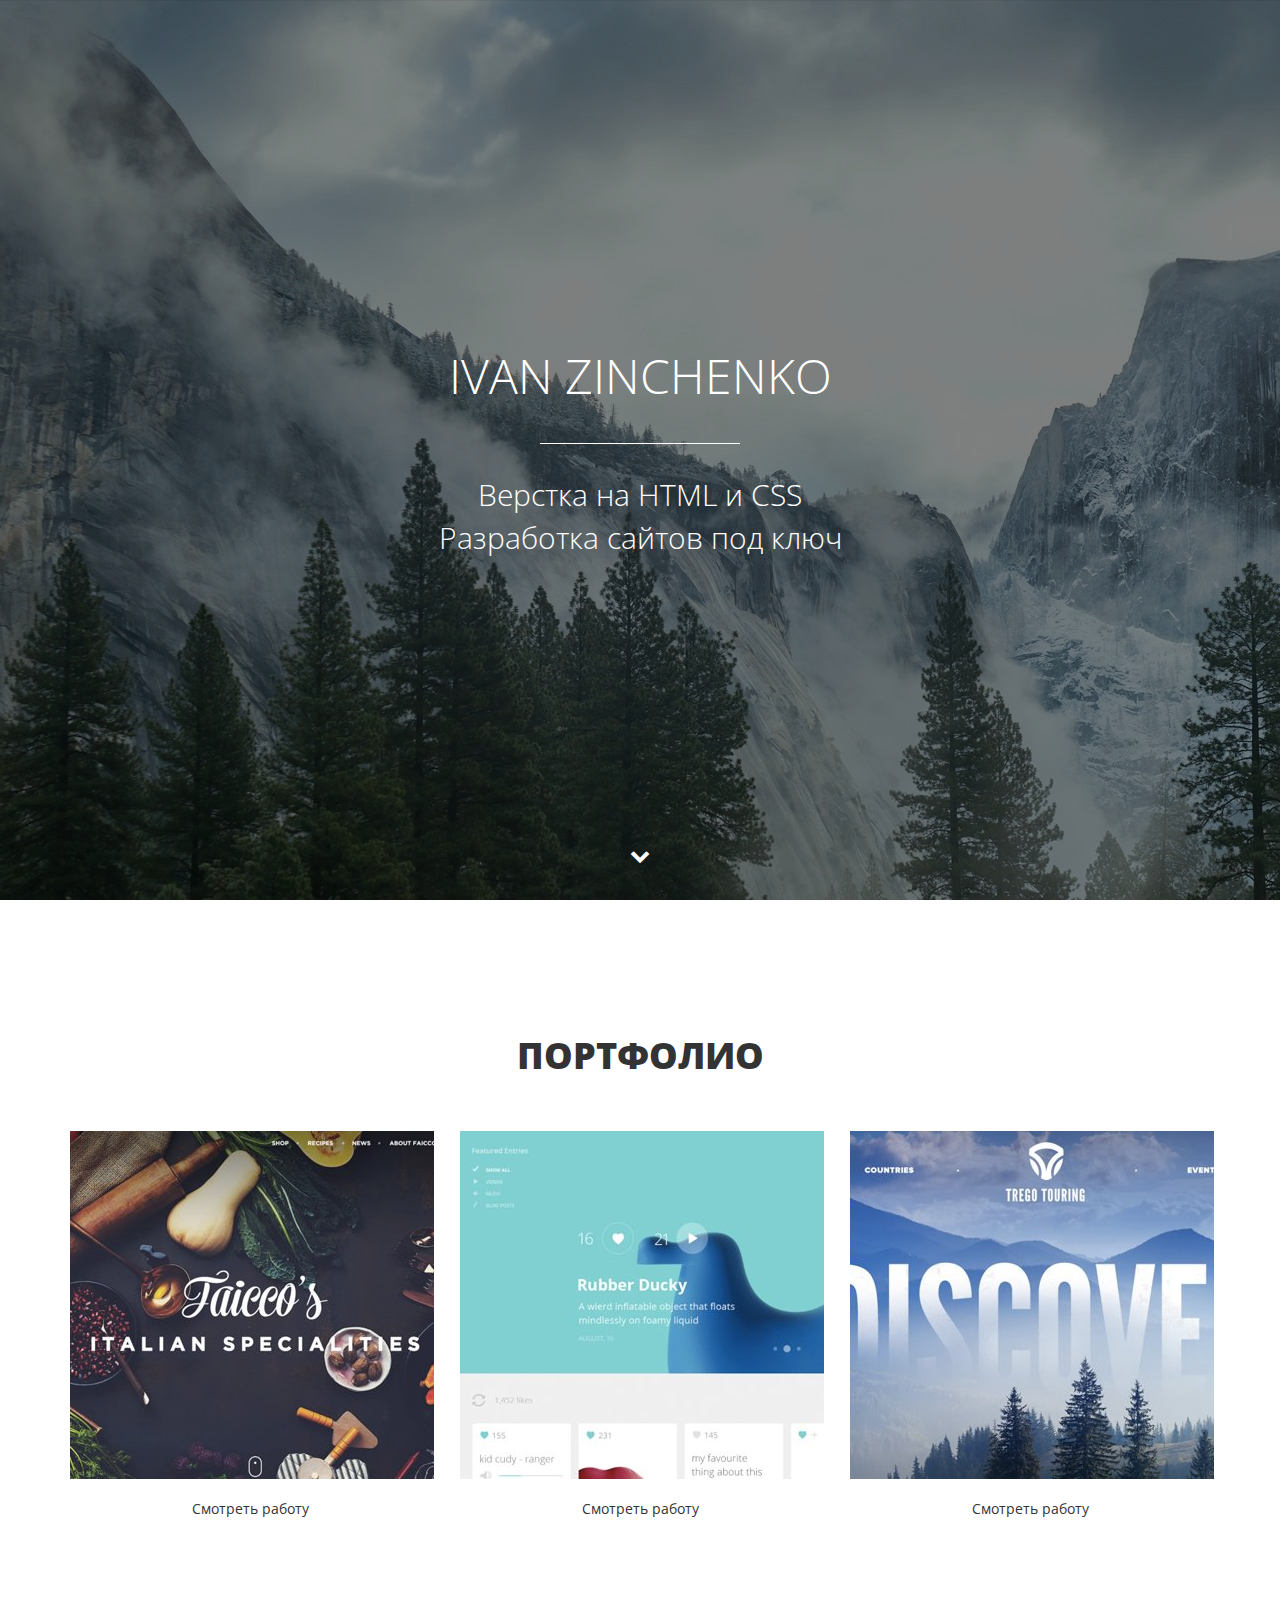
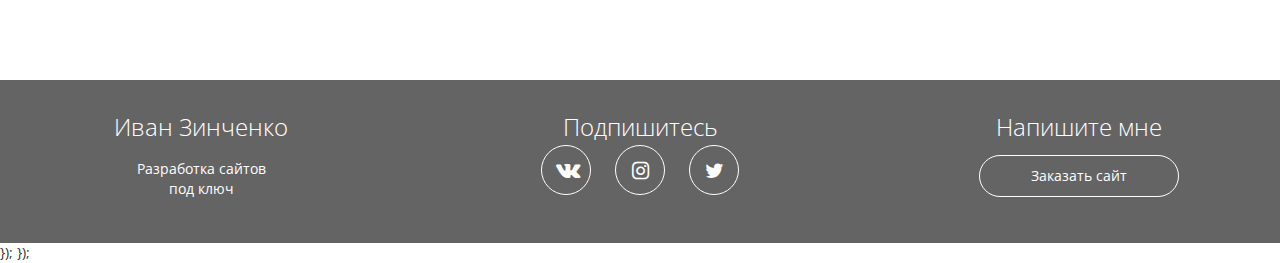
<file: index.html>
<!DOCTYPE html>
<html lang="ru">
  <head>
    <meta charset="utf-8">
    <meta http-equiv="X-UA-Compatible" content="IE=edge">
    <meta name="viewport" content="width=device-width, initial-scale=1">
    <meta property="og:url" content="">
    <meta property="og:type" content="website">
    <meta property="og:title" content="Ivan - верстка сайтов на HTML и CSS">
    <meta property="og:image" content="">
    <meta property="og:description" content="Закажите разработку сайта без посредников от 5 990 рублей">
    <meta property="og:site_name" content="Портфолио верстальщика">
    <meta property="article:author" content="Ivan">
    <title>Ivan - Портфолио</title>
    <link href="https://fonts.googleapis.com/css?family=Open+Sans:400,700&amp;subset=cyrillic" rel="stylesheet">
    <link href="css/bootstrap.min.css" rel="stylesheet">
    <link rel="stylesheet" href="css/fontello.css">
    <link rel="stylesheet" href="css/fontello-embedded.css">
    <link href="css/style.css" rel="stylesheet">
    <link rel="shortcut icon" type="image/x-icon" href="favicon.ico">
    
    <!--[if lt IE 9]>
      <script src="https://oss.maxcdn.com/html5shiv/3.7.3/html5shiv.min.js"></script>
      <script src="https://oss.maxcdn.com/respond/1.4.2/respond.min.js"></script>
    <![endif]-->
  </head>
  <body>
    <div class ="main">
      <div class="main-overlay"></div>
    <div class="wrapper">
    <div class ="main-header">
  <h1>Ivan Zinchenko</h1>
	<div class="main-line"></div>
  <p>Верстка на HTML и CSS<br> Разработка сайтов под ключ</i> </p>
</div>
<a class="main-down" href="#portfolio"><i class="icon-down"></i></a>



</div>
</div>

<div class="portfolio" id="portfolio">
<div class="container">
  <h2 class="section-header">Портфолио</h2>
<div class="row">
  <div class="col-md-4">
    <div class="portfolio-block">
      <img src="img/portfolio/1.jpg" alt="Работа №1">
      <a data-toggle="modal" data-work='work-1' href="#work">Смотреть работу</a>
    </div>
  </div>
  <div class="col-md-4">
    <div class="portfolio-block">
      <img src="img/portfolio/2.jpg" alt="Работа №2">
    <a data-toggle="modal" data-work='work-2' href="#work">Смотреть работу</a>
    </div>
  </div>
  <div class="col-md-4">
    <div class="portfolio-block">
      <img src="img/portfolio/3.jpg" alt="Работа №3">
     <a data-toggle="modal" data-work='work-3' href="#work">Смотреть работу</a>
     </div>
    </div>    
    </div>
   </div>
  </div>


<div class="footer"> 
<div class="container">
  <div class="row">
  <div class="col-md-3">
    <strong>Иван Зинченко</strong>
    <p>Разработка сайтов <br> под ключ</p>
  </div>
  <div class="col-md-6">
    <strong>Подпишитесь</strong>
    <div class="social-links">
      <a href="#"><i class="icon-vk"></i></a>
      <a href="#"><i class="icon-instagram"></i></a>
      <a href="#"><i class="icon-twitter"></i></a>
    </div>
  </div>
  
  <div class="col-md-3">
    <strong>Напишите мне</strong>
    <a href="#" class="offer-btn">Заказать сайт</a></div>
      </div>
        </div>
          </div>


          <!--всплываеющее окно-->
<!-- Button trigger modal -->


<div class="modal fade" id="work" role="dialog">
  <div class="modal-dialog" role="document">
    <div class="modal-content">
      <div class="modal-header">
        <button type="button" class="close" data-dismiss="modal" aria-label="Close"> <span aria-hidden="true">&times;</span></button>
        <h4 class="modal-title">Описание проeкта</h4>
      </div>
      <div class="modal-body">
      
      </div>
     
    </div>
  </div>
</div>

    <!-- jQuery (necessary for Bootstrap's JavaScript plugins) -->
    <script src="https://ajax.googleapis.com/ajax/libs/jquery/1.12.4/jquery.min.js"></script>
    <script src="js/bootstrap.min.js"></script>

<script>
  $(function() {
    var link = $('a[data-toggle="modal"]');
    link.on('click', function(event)  {
      var work = $(this).attr('data-work');
      var modal = $('.modal');
      modal.find('.modal-body').load(work+'.html');

    });
   });
  </script>
<script>

$(document).ready(function(){

  $(".slowly").on("click", function (event) {
    //отменяем стандартную обработку нажатия по ссылке
    event.preventDefault();
    //забираем идентификатор бока с атрибута href
    var id  = $(this).attr('href'),
    //узнаем высоту от начала страницы до блока на который ссылается якорь
      top = $(id).offset().top;
    //анимируем переход на расстояние - top за 800 мс
    $('body,html').animate({scrollTop: top}, 800);

  </script>
  });
});
  </body>
</html>
</file>
<file: css/fontello.css>
@font-face {
  font-family: 'fontello';
  src: url('../font/fontello.eot?36012254');
  src: url('../font/fontello.eot?36012254#iefix') format('embedded-opentype'),
       url('../font/fontello.woff2?36012254') format('woff2'),
       url('../font/fontello.woff?36012254') format('woff'),
       url('../font/fontello.ttf?36012254') format('truetype'),
       url('../font/fontello.svg?36012254#fontello') format('svg');
  font-weight: normal;
  font-style: normal;
}
/* Chrome hack: SVG is rendered more smooth in Windozze. 100% magic, uncomment if you need it. */
/* Note, that will break hinting! In other OS-es font will be not as sharp as it could be */
/*
@media screen and (-webkit-min-device-pixel-ratio:0) {
  @font-face {
    font-family: 'fontello';
    src: url('../font/fontello.svg?36012254#fontello') format('svg');
  }
}
*/
 
 [class^="icon-"]:before, [class*=" icon-"]:before {
  font-family: "fontello";
  font-style: normal;
  font-weight: normal;
  speak: none;
 
  display: inline-block;
  text-decoration: inherit;
  width: 1em;
  margin-right: .2em;
  text-align: center;
  /* opacity: .8; */
 
  /* For safety - reset parent styles, that can break glyph codes*/
  font-variant: normal;
  text-transform: none;
 
  /* fix buttons height, for twitter bootstrap */
  line-height: 1em;
 
  /* Animation center compensation - margins should be symmetric */
  /* remove if not needed */
  margin-left: .2em;
 
  /* you can be more comfortable with increased icons size */
  /* font-size: 120%; */
 
  /* Font smoothing. That was taken from TWBS */
  -webkit-font-smoothing: antialiased;
  -moz-osx-font-smoothing: grayscale;
 
  /* Uncomment for 3D effect */
  /* text-shadow: 1px 1px 1px rgba(127, 127, 127, 0.3); */
}
 
.icon-down:before { content: '\e800'; } /* '' */
.icon-vk:before { content: '\e801'; } /* '' */
.icon-twitter:before { content: '\f099'; } /* '' */
.icon-instagram:before { content: '\f16d'; } /* '' */
</file>
<file: css/fontello-embedded.css>
@font-face {
  font-family: 'fontello';
  src: url('../font/fontello.eot?84424330');
  src: url('../font/fontello.eot?84424330#iefix') format('embedded-opentype'),
       url('../font/fontello.svg?84424330#fontello') format('svg');
  font-weight: normal;
  font-style: normal;
}
@font-face {
  font-family: 'fontello';
  src: url('[data-uri]') format('woff'),
       url('[data-uri]') format('truetype');
}
/* Chrome hack: SVG is rendered more smooth in Windozze. 100% magic, uncomment if you need it. */
/* Note, that will break hinting! In other OS-es font will be not as sharp as it could be */
/*
@media screen and (-webkit-min-device-pixel-ratio:0) {
  @font-face {
    font-family: 'fontello';
    src: url('../font/fontello.svg?84424330#fontello') format('svg');
  }
}
*/
 
 [class^="icon-"]:before, [class*=" icon-"]:before {
  font-family: "fontello";
  font-style: normal;
  font-weight: normal;
  speak: none;
 
  display: inline-block;
  text-decoration: inherit;
  width: 1em;
  margin-right: .2em;
  text-align: center;
  /* opacity: .8; */
 
  /* For safety - reset parent styles, that can break glyph codes*/
  font-variant: normal;
  text-transform: none;
     
  /* fix buttons height, for twitter bootstrap */
  line-height: 1em;
 
  /* Animation center compensation - margins should be symmetric */
  /* remove if not needed */
  margin-left: .2em;
 
  /* you can be more comfortable with increased icons size */
  /* font-size: 120%; */
 
  /* Uncomment for 3D effect */
  /* text-shadow: 1px 1px 1px rgba(127, 127, 127, 0.3); */
}
.icon-down:before { content: '\e800'; } /* '' */
.icon-vk:before { content: '\e801'; } /* '' */
.icon-twitter:before { content: '\f099'; } /* '' */
.icon-instagram:before { content: '\f16d'; } /* '' */
</file>
<file: css/style.css>
body{
font-family: 'Open Sans' , sans-serif;

}
html{
font-size: 10px;

}

.wrapper{
display: table-cell;
 vertical-align: middle;
}

a:active, a:visited, a:focus{
text-decoration:none; 	
outline:none;

}


.main{
	position: relative;
display:table;
width: 100%;
text-align: center;
background-color: #000;
color: #fff;
height: 100vh;
background: #000 url(../img/main-bg.jpg) 0 0 no-repeat;
}
.main-overlay{
position: absolute;
width: 100%;
height: 100%;
background-color: rgba(0,0,0,0.5);
z-index: 1;

}
.main h1{
margin bottom: :1.4rem;
font-weight: 300;
text-transform: uppercase;
font-size: 4.8rem;

}

.main p{
font-size: 3rem;
font-weight: 300;



}



.main-header{
position: relative;
z-index: 2;

}

.main-line{
width: 200px;
height: 1px;
background-color: #fff;
margin: 0 auto;
}

.main-down {
position: absolute;
color: #fff;
z-index: 4;
bottom: 2rem;
display: inline-block;
font-size: 2rem;
width: 50px;
left:50%;
margin-left: -25px;
height: 50px;
border-radius: 50px;
border: 1px solid transparent;
line-height: 50px;
transition: 0.2s;

}
.main-down:hover{
color: #fff;
border-color: #fff;

}

.portfolio{
padding: 10rem 0px;
text-align: center;
}
 		
.section-header{
	text-transform: uppercase;
	font-weight: 800;
	font-size: 3.6rem;
	text-align:center;
	margin-bottom: 5rem;
}
.portflio img {
width: 100%;
max-width: : 360px;
box-shadow: 0px 4px 29px 0px rgba(87,92,0.54);

}

.portfolio a{
display: inline-block;
margin: 2rem auto 6rem;
color: #333;
width: 18rem;
border-bottom: 1px solid transparent;
}

.portfolio a:hover {
text-decoration: none;
border-bottom: 1px dotted #333;
}


.footer {
background-color:#646464;
color: #fff;
text-align: center;
padding: 3rem 0;

}

.footer strong{
font-weight: 300;
font-size: 2.4rem;


}

.social-links a{
width: 5rem;
height: 5rem;
line-height: 5rem;
display: inline-block;
color: #fff;	
border: solid 1px #fff;
border-radius: 50%; 
margin-left: 1rem;
margin-right: 1rem;
font-size: 2rem;
transition:0.2s;
}

.social-links a:hover{
background-color: #fff;
color: #646464;
}

.offer-btn{
display: block;
width: 80%;
max-width: 200px;
margin: 1rem auto;
border: 1px solid #fff;
padding-top: 1rem;
padding-bottom: 1rem;
color: #fff;
border-radius: 100px;
transition: 0.2s
}

.offer-btn:hover{
text-decoration: none;
background-color: #fff;
color: 646464;

}

.modal img{
 width: 100%
}

.modal-title{
font-weight: 800;
font-size: 2rem;	


}

.close{
background-color: transparent;
border: none;
font-size: 2.5rem;
position: absolute;
right: 2rem;
top: 1rem;
}

.modal-btn {
display: inline-block; 
color: #333;
border: 1px solid #333;
padding: 10px 20px;
border-radius: 5px;

}

.modal-btn:hover{
background-color: #333;
color: #fff;
text-decoration: none;

}

@media(min-width: 0px) and (max-width: 767px) {
 html {
font-size: 7px;
}


.footer strong {
margin: 3rem 0;
display: inline-block;


}

.social-links a {

	font-size: 1.5rem;

}

}
 
@media(min-width: 768px) and (max-width: 991px) {
.footer strong {
margin: 3rem 0 2rem;
display: inline-block;

}
</file>
